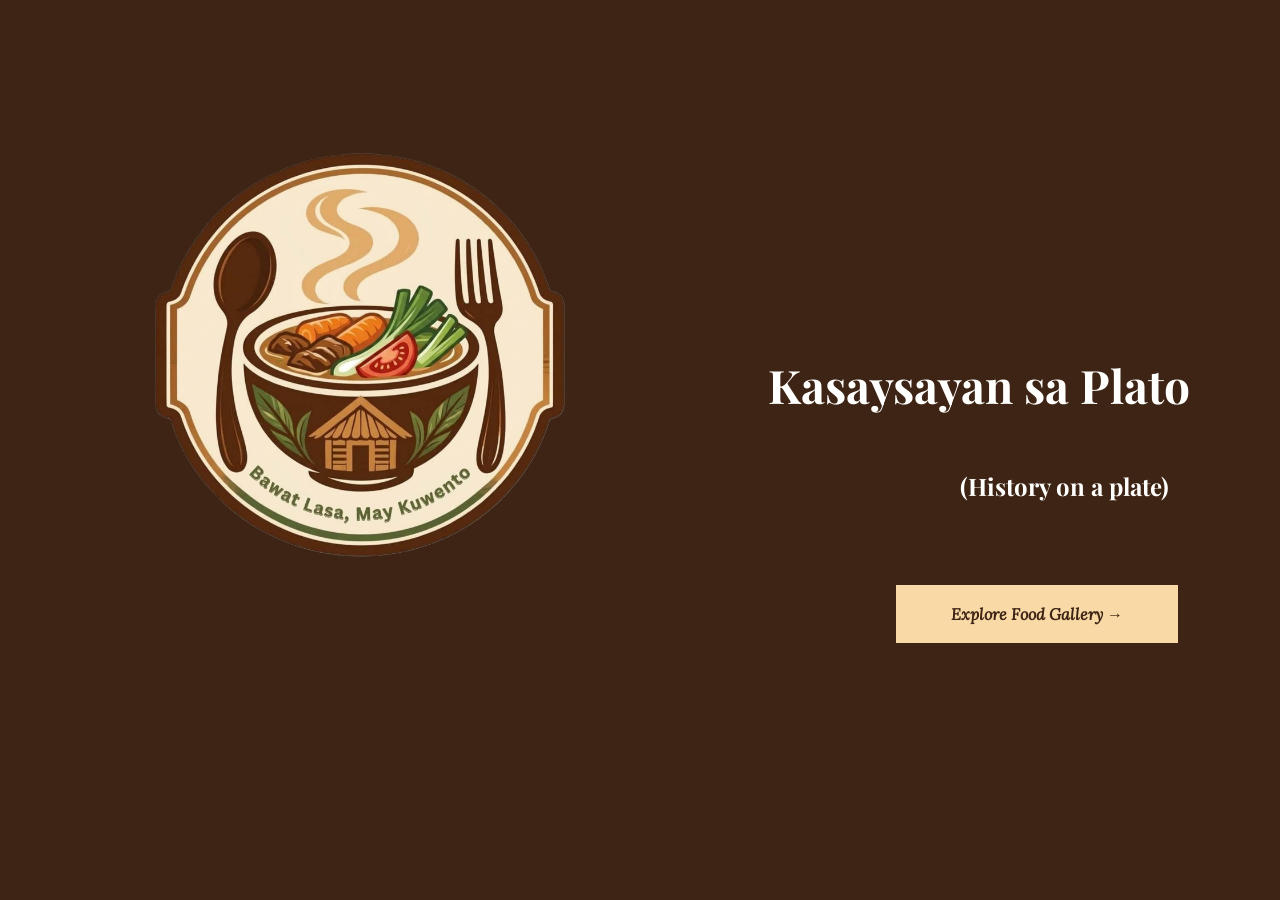
<file: index.html>
<!DOCTYPE html>
<html lang="en">
<head>
    <meta charset="UTF-8">
    <meta name="viewport" content="width=device-width, initial-scale=1.0">
    <title>Home Page</title>
    <link rel = "icon" type = "image/jpg" href = "images/logo.jpg">
    <link rel="stylesheet" href="hdesign.css">
</head>
<body>
    <div class="wrap">
        <div class="title">
            <img src="images/oglogo.png" alt="Logo">
            <h1 class="fix"><big><big>Kasaysayan sa Plato</big></big></h1> 
            <h2 class="fixx">(History on a plate)</h2>
        </div>
        <div class="btn">
            <a href = "gallery.html"><p>Explore Food Gallery → </p></a>
        </div>
    </div>
    
</body>
</html>
</file>
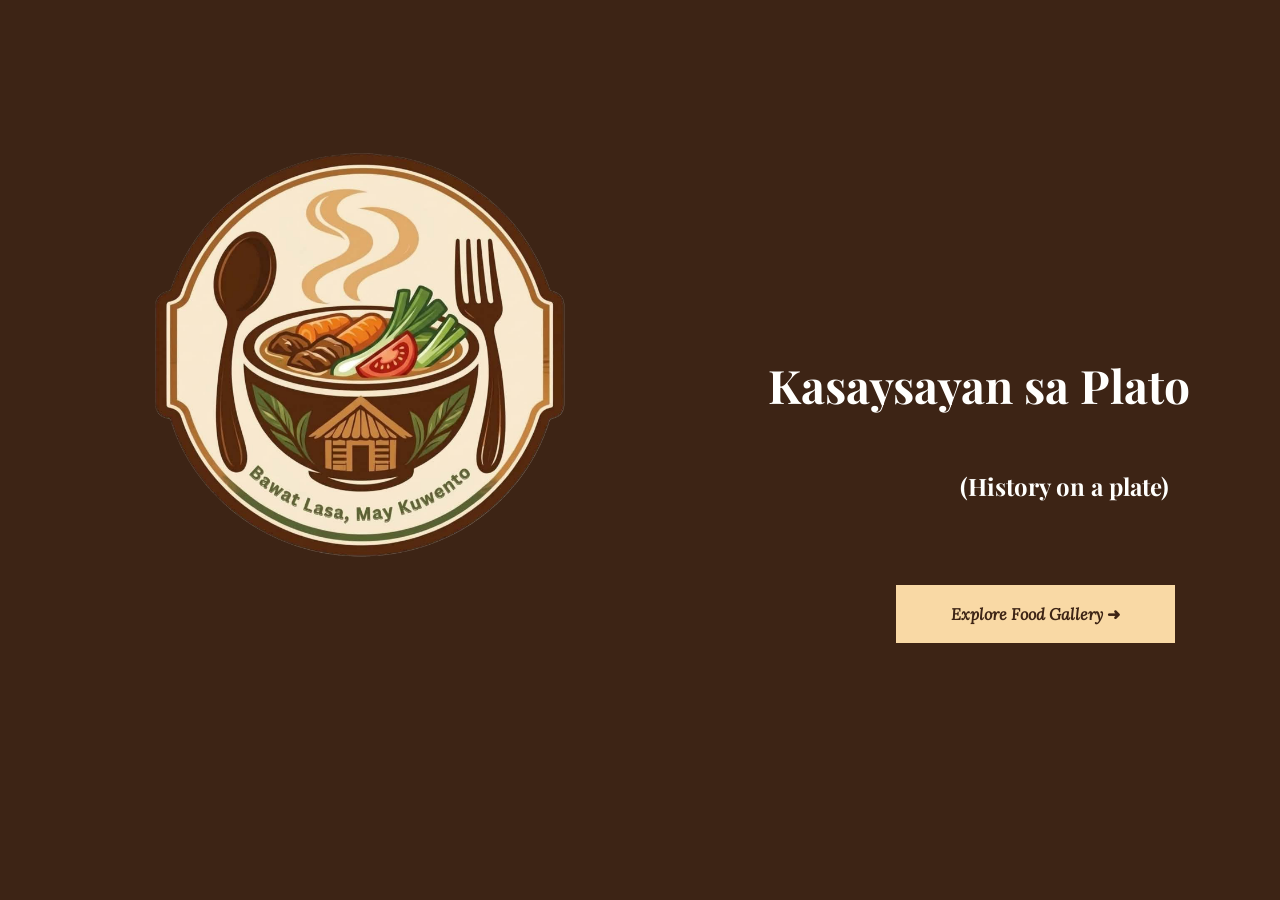
<file: about.html>
<!DOCTYPE html>
<html lang="en">
<head>
    <meta charset="UTF-8">
    <meta name="viewport" content="width=device-width, initial-scale=1.0">
    <title>Home Page</title>
    <link rel = "icon" type = "image/jpg" href = "images/logo.jpg">
    <link rel="stylesheet" href="hdesign.css">
</head>
<body>
    <div class="wrap">
        <div class="title">
            <img src="images/oglogo.png" alt="Logo">
            <h1 class="fix"><big><big>Kasaysayan sa Plato</big></big></h1> 
            <h2 class="fixx">(History on a plate)</h2>
        </div>
        <div class="btn">
            <a href = "gallery.html"><p>Explore Food Gallery ➜ </p></a>
        </div>
    </div>
    
</body>
</html>
</file>
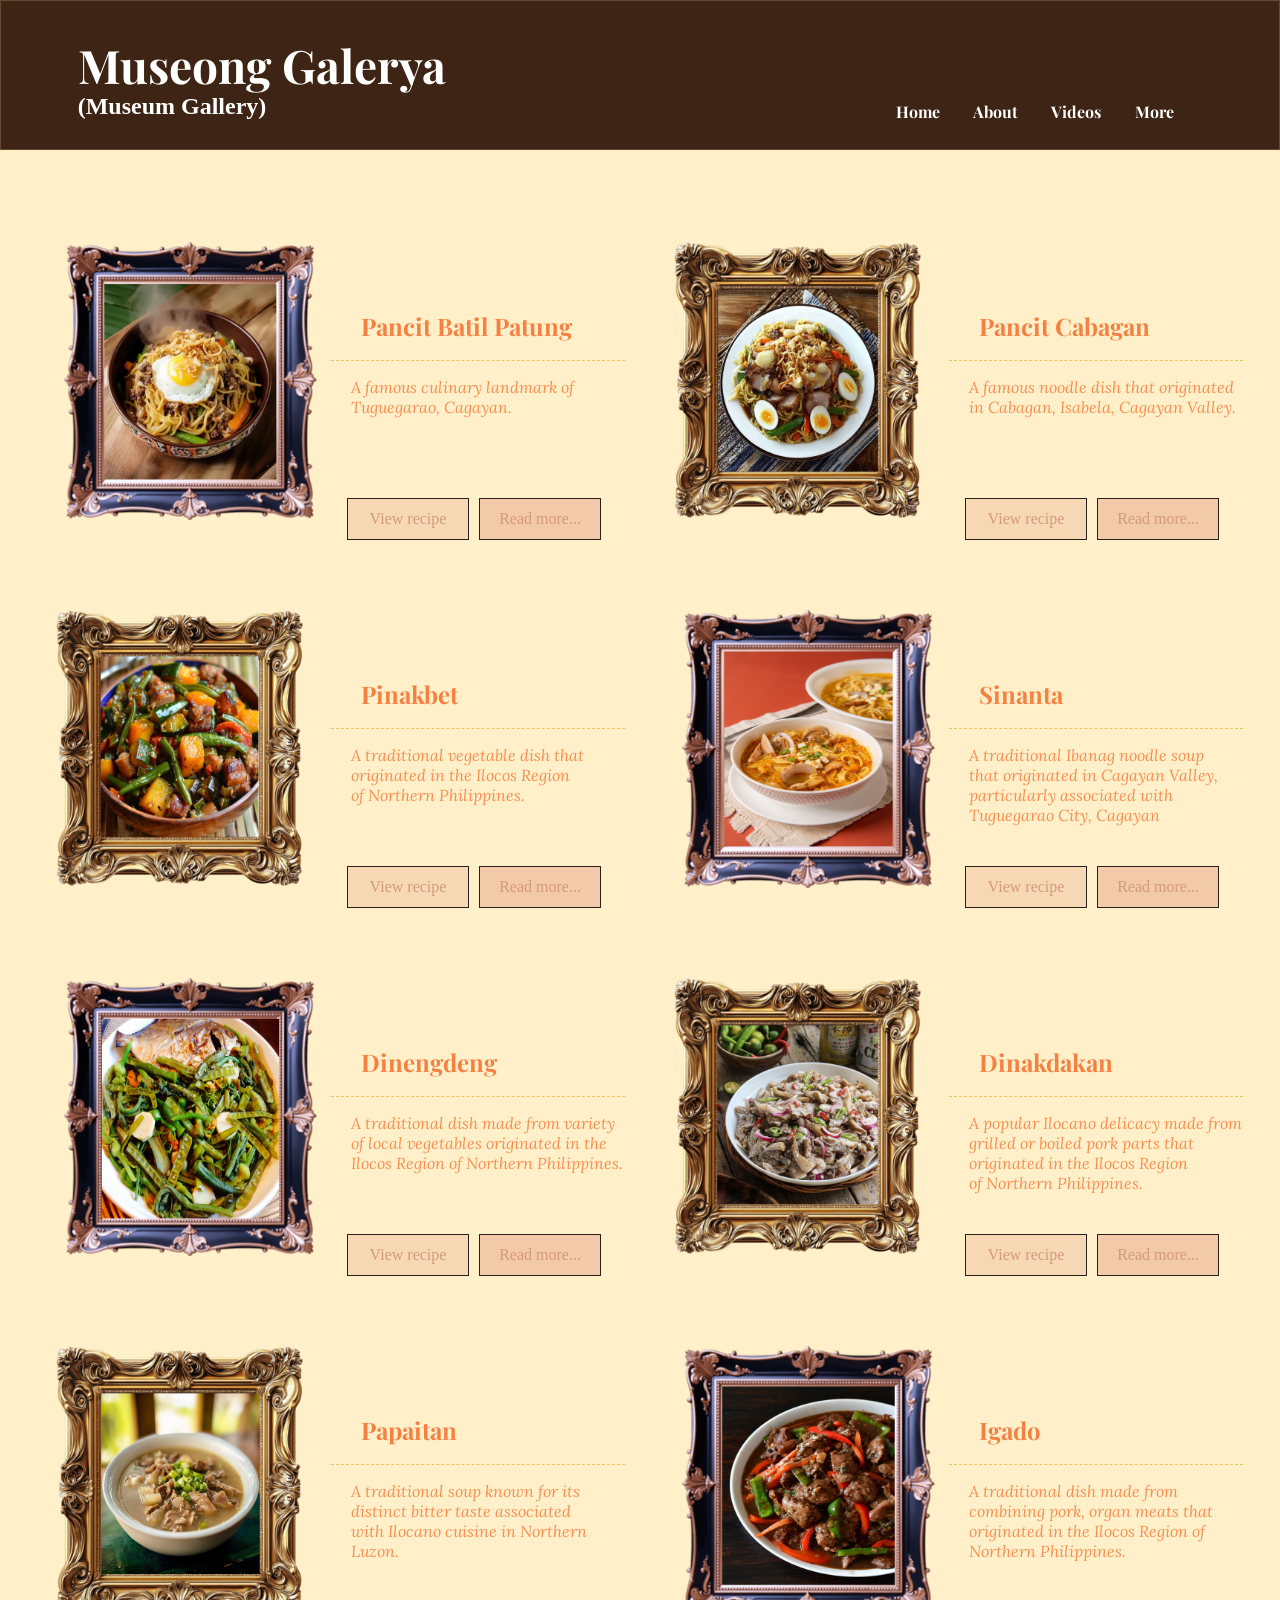
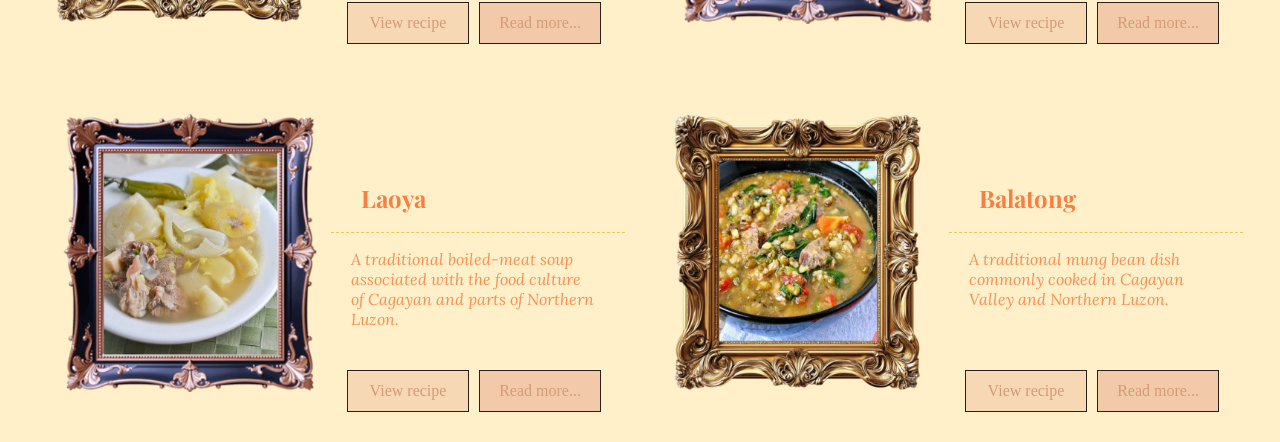
<file: gallery.html>
<!DOCTYPE html>
<html lang="en">
<head>
    <meta charset="UTF-8">
    <meta name="viewport" content="width=device-width, initial-scale=1.0">
    <title>Gallery</title>
    <link rel = "icon" type = "image/jpg" href = "images/logo.jpg">
    <link rel="stylesheet" href="gdesign.css">
</head>
<body>
    
    
    <div class="wrap">
        <div class="title">
            <h1 class="fix"><big><big>Museong Galerya</big></big></h1> 
            <h2 class="fixx">(Museum Gallery)</h2>
        <div class="nav"
        <nav>
            <a href="index.html">Home</a> 
            <a href="about.html">About</a>
            <a href="#">Videos</a><!--no desti-->
            <a href="#">More</a><!------------nation-->
        </nav>
        </div>
    </div>

        <div class="cardtable">
            <!--1-->
            <div class="card">
                <div class="corner top-left"></div>
                <div class="corner top-right"></div>
                <div class="corner bottom-left"></div>
                <div class="corner bottom-right"></div>
                <div class="dashed-line"></div>
                
                <div class="card-body">
                    <div class="card-left">
                        <img src="images/batil.png" alt="Pancit Batil Patung">
                    </div>
                    <div class="card-right">
                        <div class="card-content">
                            <h2>Pancit Batil Patung</h2>
                            <p>A famous culinary landmark of <br> Tuguegarao, Cagayan.</p>
                        </div>
                    </div>
                </div>

                <div class="bottom-ui">
                    <div class="btn">
                        <a href = "recipe.html"><p>View recipe</p></a>
                    </div>
                    <div class="btn-dark">
                        <a href="longdetails.html"><p>Read more...</p></a>
                    </div>
                </div>
                </div>

            
            <!--2-->
            <div class="card">
                <div class="corner top-left"></div>
                <div class="corner top-right"></div>
                <div class="corner bottom-left"></div>
                <div class="corner bottom-right"></div>
                <div class="dashed-line"></div>
                  
                
                <div class="card-body">
                    <div class="card-left">
                        <img src="images/cabagan.png" alt="Pancit Cabagan">
                    </div>
                    <div class="card-right">
                        <div class="card-content">
                            <h2>Pancit Cabagan</h2>
                            <p>A famous noodle dish that originated<br>in Cabagan, Isabela, Cagayan Valley.</p>
                        </div>
                    </div>
                </div>

                <div class="bottom-ui">
                    <div class="btn">
                        <a href = "recipe.html"><p>View recipe</p></a>
                    </div>
                    <div class="btn-dark">
                        <a href="longdetails.html"><p>Read more...</p></a>
                    </div>
                </div>
                </div>

            <!--3-->
            <div class="card">
                <div class="corner top-left"></div>
                <div class="corner top-right"></div>
                <div class="corner bottom-left"></div>
                <div class="corner bottom-right"></div>
                <div class="dashed-line"></div>
                
                <div class="card-body">
                    <div class="card-left">
                        <img src="images/pinakbet.png" alt="Pinakbet">
                    </div>
                    <div class="card-right">
                        <div class="card-content">
                            <h2>Pinakbet</h2>
                            <p>A traditional vegetable dish that<br> originated in the Ilocos Region<br>of Northern Philippines.</p>
                        </div>
                    </div>
                </div>

                <div class="bottom-ui">
                    <div class="btn">
                        <a href = "recipe.html"><p>View recipe</p></a>
                    </div>
                    <div class="btn-dark">
                        <a href="longdetails.html"><p>Read more...</p></a>
                    </div>
                </div>
                </div>

            <!--4-->
            <div class="card">
                <div class="corner top-left"></div>
                <div class="corner top-right"></div>
                <div class="corner bottom-left"></div>
                <div class="corner bottom-right"></div>
                <div class="dashed-line"></div>
                
                <div class="card-body">
                    <div class="card-left">
                        <img src="images/sinanta.png" alt="Sinanta">
                    </div>
                    <div class="card-right">
                         <div class="card-content">
                            <h2>Sinanta</h2>
                            <p>A traditional Ibanag noodle soup <br> that originated in Cagayan Valley, <br> particularly associated with <br> Tuguegarao City, Cagayan</p>
                        </div>
                    </div>
                </div>

                <div class="bottom-ui">
                    <div class="btn">
                        <a href = "recipe.html"><p>View recipe</p></a>
                    </div>
                    <div class="btn-dark">
                        <a href="longdetails.html"><p>Read more...</p></a>
                    </div>
                </div>
                </div>

            <!--5-->
            <div class="card">
                <div class="corner top-left"></div>
                <div class="corner top-right"></div>
                <div class="corner bottom-left"></div>
                <div class="corner bottom-right"></div>
                <div class="dashed-line"></div>
                
                <div class="card-body">
                    <div class="card-left">
                        <img src="images/dinengdeng.png" alt="Dinengdeng">
                    </div>
                    <div class="card-right">
                         <div class="card-content">
                            <h2>Dinengdeng</h2>
                            <p>A traditional dish made from variety<br> of local vegetables originated in the<br> Ilocos Region of Northern Philippines.</p>
                        </div>
                    </div>
                </div>

                <div class="bottom-ui">
                    <div class="btn">
                        <a href = "recipe.html"><p>View recipe</p></a>
                    </div>
                    <div class="btn-dark">
                        <a href="longdetails.html"><p>Read more...</p></a>
                    </div>
                </div>
                </div>

            <!--6-->
            <div class="card">
                <div class="corner top-left"></div>
                <div class="corner top-right"></div>
                <div class="corner bottom-left"></div>
                <div class="corner bottom-right"></div>
                <div class="dashed-line"></div>
                
                <div class="card-body">
                    <div class="card-left">
                        <img src="images/dinakdakan.png" alt="Dinakdakan">
                    </div>
                    <div class="card-right">
                        <div class="card-content">
                            <h2>Dinakdakan</h2>
                            <p>A popular Ilocano delicacy made from<br> grilled or boiled pork parts that<br> originated in the Ilocos Region<br> of Northern Philippines. </p>
                        </div>
                    </div>
                </div>

                <div class="bottom-ui">
                    <div class="btn">
                        <a href = "recipe.html"><p>View recipe</p></a>
                    </div>
                    <div class="btn-dark">
                        <a href="longdetails.html"><p>Read more...</p></a>
                    </div>
                </div>
                </div>

            <!--7-->
            <div class="card">
                <div class="corner top-left"></div>
                <div class="corner top-right"></div>
                <div class="corner bottom-left"></div>
                <div class="corner bottom-right"></div>
                <div class="dashed-line"></div>
                
                <div class="card-body">
                    <div class="card-left">
                        <img src="images/papaitan.png" alt="Papaitan">
                    </div>
                    <div class="card-right">
                        <div class="card-content">
                            <h2>Papaitan</h2>
                            <p>A traditional soup known for its<br> distinct bitter taste associated<br> with Ilocano cuisine in Northern<br> Luzon.</p>
                        </div>
                    </div>
                </div>

                <div class="bottom-ui">
                    <div class="btn">
                        <a href = "recipe.html"><p>View recipe</p></a>
                    </div>
                    <div class="btn-dark">
                        <a href="longdetails.html"><p>Read more...</p></a>
                    </div>
                </div>
                </div>

            <!--8-->
            <div class="card">
                <div class="corner top-left"></div>
                <div class="corner top-right"></div>
                <div class="corner bottom-left"></div>
                <div class="corner bottom-right"></div>
                <div class="dashed-line"></div>
                
                <div class="card-body">
                    <div class="card-left">
                        <img src="images/igado.png" alt="Igado">
                    </div>
                    <div class="card-right">
                        <div class="card-content">
                            <h2>Igado</h2>
                            <p>A traditional dish made from<br> combining pork, organ meats that<br> originated in the Ilocos Region of<br> Northern Philippines.</p>
                        </div>
                    </div>
                </div>

                
                <div class="bottom-ui">
                    <div class="btn">
                        <a href = "recipe.html"><p>View recipe</p></a>
                    </div>
                    <div class="btn-dark">
                        <a href="longdetails.html"><p>Read more...</p></a>
                    </div>
                </div>
                </div>

            <!--9-->
            <div class="card">
                <div class="corner top-left"></div>
                <div class="corner top-right"></div>
                <div class="corner bottom-left"></div>
                <div class="corner bottom-right"></div>
                <div class="dashed-line"></div>
                
                <div class="card-body">
                    <div class="card-left">
                        <img src="images/laoya.png" alt="Laoya">
                    </div>
                    <div class="card-right">
                        <div class="card-content">
                            <h2>Laoya</h2>
                            <p>A traditional boiled-meat soup<br> associated with the food culture<br> of Cagayan and parts of Northern<br> Luzon.</p>
                        </div>
                    </div>
                </div>

                <div class="bottom-ui">
                    <div class="btn">
                        <a href = "recipe.html"><p>View recipe</p></a>
                    </div>
                    <div class="btn-dark">
                        <a href="longdetails.html"><p>Read more...</p></a>
                    </div>
                </div>
                </div>

            <!--10-->
            <div class="card">
                <div class="corner top-left"></div>
                <div class="corner top-right"></div>
                <div class="corner bottom-left"></div>
                <div class="corner bottom-right"></div>
                <div class="dashed-line"></div>
                
                <div class="card-body">
                    <div class="card-left">
                        <img src="images/balatong.png" alt="Balatong">
                    </div>
                    <div class="card-right">
                        <div class="card-content">
                            <h2>Balatong</h2>
                            <p>A traditional mung bean dish<br> commonly cooked in Cagayan<br> Valley and Northern Luzon.</p>
                        </div>
                    </div>
                </div>

                <div class="bottom-ui">
                    <div class="btn">
                        <a href = "recipe.html"><p>View recipe</p></a>
                    </div>
                    <div class="btn-dark">
                        <a href="longdetails.html"><p>Read more...</p></a>
                    </div>
                </div>
                </div>

        </div> <!-- End of cardtable -->
    </div> <!-- End of wrap -->

</body>
</html>
</file>
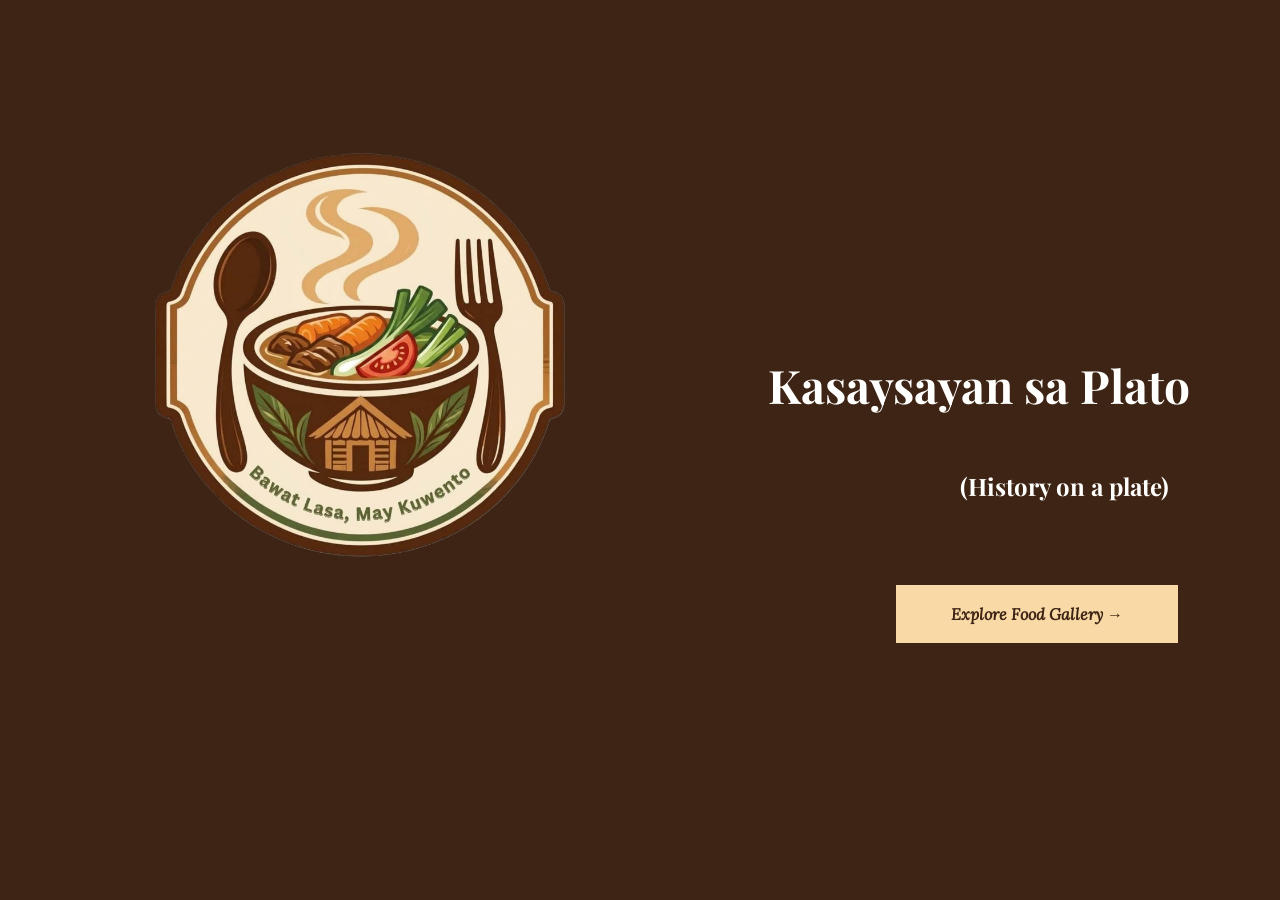
<file: homepage.html>
<!DOCTYPE html>
<html lang="en">
<head>
    <meta charset="UTF-8">
    <meta name="viewport" content="width=device-width, initial-scale=1.0">
    <title>Home Page</title>
    <link rel = "icon" type = "image/jpg" href = "images/logo.jpg">
    <link rel="stylesheet" href="hdesign.css">
</head>
<body>
    <div class="wrap">
        <div class="title">
            <img src="images/oglogo.png" alt="Logo">
            <h1 class="fix"><big><big>Kasaysayan sa Plato</big></big></h1> 
            <h2 class="fixx">(History on a plate)</h2>
        </div>
        <div class="btn">
            <a href = "gallery.html"><p>Explore Food Gallery → </p></a>
        </div>
    </div>
    
</body>
</html>
</file>
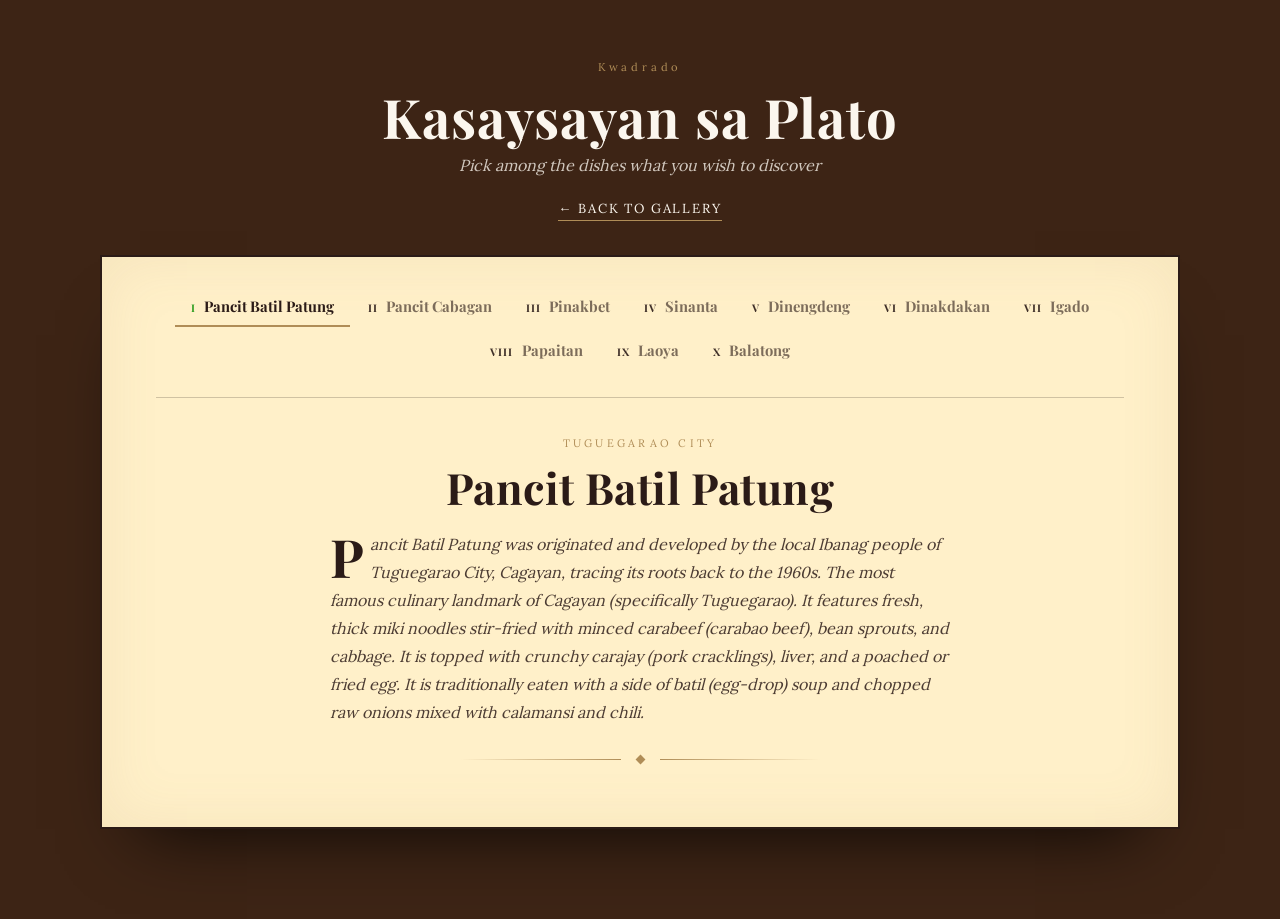
<file: longdetails.html>
<!DOCTYPE html>
<html lang="en">
<head>
    <meta charset="UTF-8">
    <meta name="viewport" content="width=device-width, initial-scale=1.0">
    <title>Dish Recipes</title>
    <link rel="icon" type="image/jpg" href="images/logo.jpg">
    <link rel="stylesheet" href="ldesign.css">
</head>
<body>

<div class="page">

    <header class="hed">
        <p class="taas">Kwadrado</p>
        <h1 class="title">Kasaysayan sa Plato</h1>
        <p class="sub">Pick among the dishes what you wish to discover</p>
        <a href="gallery.html">← Back to Gallery</a>
    </header>

    <main class="card">

        <nav class="index">

            <div class="tab">
                <input class="trigr" type="radio" name="dish" id="d1" checked>
                <label class="name" for="d1"><span class="num">I</span>Pancit Batil Patung</label>
            </div>

            <div class="tab">
                <input class="trigr" type="radio" name="dish" id="d2">
                <label class="name" for="d2"><span class="num">II</span>Pancit Cabagan</label>
            </div>

            <div class="tab">
                <input class="trigr" type="radio" name="dish" id="d3">
                <label class="name" for="d3"><span class="num">III</span>Pinakbet</label>
            </div>

            <div class="tab">
                <input class="trigr" type="radio" name="dish" id="d4">
                <label class="name" for="d4"><span class="num">IV</span>Sinanta</label>
            </div>

            <div class="tab">
                <input class="trigr" type="radio" name="dish" id="d5">
                <label class="name" for="d5"><span class="num">V</span>Dinengdeng</label>
            </div>

            <div class="tab">
                <input class="trigr" type="radio" name="dish" id="d6">
                <label class="name" for="d6"><span class="num">VI</span>Dinakdakan</label>
            </div>

            <div class="tab">
                <input class="trigr" type="radio" name="dish" id="d7">
                <label class="name" for="d7"><span class="num">VII</span>Igado</label>
            </div>

            <div class="tab">
                <input class="trigr" type="radio" name="dish" id="d8">
                <label class="name" for="d8"><span class="num">VIII</span>Papaitan</label>
            </div>

            <div class="tab">
                <input class="trigr" type="radio" name="dish" id="d9">
                <label class="name" for="d9"><span class="num">IX</span>Laoya</label>
            </div>

            <div class="tab">
                <input class="trigr" type="radio" name="dish" id="d10">
                <label class="name" for="d10"><span class="num">X</span>Balatong</label>
            </div>

        </nav>

        <div class="spread">

            <!-- I -->
            <article class="dish-panel" id="p1">
                <div class="dish-head">
                    <p class="loc">Tuguegarao City</p>
                    <h2 class="dish-title">Pancit Batil Patung</h2>
                    <p class="dish-desc">Pancit Batil Patung was originated and developed by the local Ibanag people of Tuguegarao City, Cagayan, tracing its roots back to the 1960s. The most famous culinary landmark of Cagayan (specifically Tuguegarao). It features fresh, thick miki noodles stir-fried with minced carabeef (carabao beef), bean sprouts, and cabbage. It is topped with crunchy carajay (pork cracklings), liver, and a poached or fried egg. It is traditionally eaten with a side of batil (egg-drop) soup and chopped raw onions mixed with calamansi and chili.</p>
                    <div class="diamond"><span></span></div>
                </div>
            </article>

            <!-- II -->
            <article class="dish-panel" id="p2">
                <div class="dish-head">
                    <p class="loc">Cabagan, Isabela</p>
                    <h2 class="dish-title">Pancit Cabagan</h2>
                    <p class="dish-desc">Pancit Cabagan is a famous noodle dish that originated in Cabagan, Isabela, in Cagayan Valley. It is made with thick egg noodles, pork or chicken, vegetables, and a flavorful sauce or broth, often topped with crispy pork lechon carajay and quail eggs. Introduced through Chinese culinary influences and adapted to local tastes, this delicious dish has become one of Isabela's best-known food specialties, representing the province's rich food culture and culinary traditions.</p>
                     <div class="diamond"><span></span></div> 
                </div>
            </article>

            <!-- III -->
            <article class="dish-panel" id="p3">
                <div class="dish-head">
                    <p class="loc">Ilocos</p>
                    <h2 class="dish-title">Pinakbet</h2>
                    <p class="dish-desc">Pinakbet is a traditional Filipino vegetable dish that originated in the Ilocos Region of Northern Philippines. Its name comes from the Ilocano word pinakebbet, meaning “shrunk” or “wilted,” referring to the way the vegetables are cooked. It commonly contains bitter melon, eggplant, squash, okra, string beans, and tomatoes, seasoned with fermented fish paste (bagoong). Although it is best known as an Ilocano specialty, variations are enjoyed throughout the Philippines, including Cagayan Valley.<p>
                    <div class="diamond"><span></span></div>
            </article>

            <!-- IV -->
            <article class="dish-panel" id="p4">
                <div class="dish-head">
                    <p class="loc">Cagayan</p>
                    <h2 class="dish-title">Sinanta</h2>
                    <p class="dish-desc">Sinanta is a traditional Ibanag noodle soup that originated in Cagayan Valley, particularly associated with Tuguegarao City, Cagayan. It is made with flat egg noodles (laddit), rice vermicelli, chicken, pork, small freshwater clams, and a golden broth flavored with annatto (atsuete). More than just a comforting dish, Sinanta represents the rich culinary heritage of the Ibanag people and is traditionally served during family gatherings and special occasions.</p>
                    <div class="diamond"><span></span></div>
            </article>

            <!-- V–X placeholders -->
            <article class="dish-panel" id="p5">
                <div class="dish-head">
                    <p class="loc">Ilocos</p>
                    <h2 class="dish-title">Dinengdeng</h2>
                    <p class="dish-desc">Dinengdeng, also known as Inabraw, is a traditional vegetable dish that originated in the Ilocos Region of Northern Philippines. It is made with a variety of local vegetables, such as malunggay leaves, okra, eggplant, squash flowers, and string beans, cooked in a broth flavored with fermented fish paste (bagoong). Some versions include grilled or fried fish for extra flavor. This simple and nutritious dish reflects Ilocano culture, resourcefulness, and the tradition of using fresh vegetables grown in home gardens.</p>
                    <div class="diamond"><span></span></div>
            </article>

            <article class="dish-panel" id="p6">
                <div class="dish-head">
                    <p class="loc">Ilocos</p>
                    <h2 class="dish-title">Dinakdakan</h2>
                    <p class="dish-desc">Dinakdakan is a traditional Filipino dish that originated in the Ilocos Region of Northern Philippines. It is made from grilled or boiled pork parts, such as the pig's face, ears, and sometimes liver. The meat is chopped and mixed with onions, chili peppers, calamansi juice, and traditionally mashed pig brain, although mayonnaise is commonly used in modern versions. Known for its smoky, savory, and tangy flavor, Dinakdakan is a popular Ilocano delicacy that showcases the region's distinctive cooking traditions.</p>
                    <div class="diamond"><span></span></div>
            </article>

            <article class="dish-panel" id="p7">
                <div class="dish-head">
                    <p class="loc">Ilocos</p>
                    <h2 class="dish-title">Igado</h2>
                    <p class="dish-desc">Igado is a traditional Filipino dish that originated in the Ilocos Region of Northern Philippines. It is made with pork tenderloin, pork liver, garlic, onions, soy sauce, vinegar, and vegetables such as bell peppers, carrots, and green peas. Its savory and slightly tangy flavor makes it a well-known Ilocano specialty. The dish reflects the region's culinary tradition of combining pork, organ meats, and simple seasonings to create a flavorful meal.</p>
                    <div class="diamond"><span></span></div>
            </article>

            <article class="dish-panel" id="p8">
                <div class="dish-head">
                    <p class="loc">Ilocos</p>
                    <h2 class="dish-title">Papaitan</h2>
                    <p class="dish-desc">Papaitan is a traditional Filipino soup known for its distinct bitter taste. It is commonly made with beef or goat innards, such as tripe and intestines, mixed with ginger, garlic, onion, and bile, which gives the soup its signature bitterness. It is strongly associated with Ilocano cuisine in Northern Luzon and is also enjoyed in other parts of the Philippines.</p>
                    <div class="diamond"><span></span></div>
            </article>

            <article class="dish-panel" id="p9">
                <div class="dish-head">
                    <p class="loc">Ilocos</p>
                    <h2 class="dish-title">Laoya</h2>
                    <p class="dish-desc">Laoya is a traditional boiled-meat soup associated with the food culture of Cagayan and parts of Northern Luzon. It is a comforting dish prepared by simmering pork or beef with ginger, onion, and other seasonings until the meat becomes tender. Depending on the household, vegetables and other ingredients may also be added. Its simple broth highlights the natural flavor of the meat.</p>
                    <div class="diamond"><span></span></div>
            </article>

            <article class="dish-panel" id="p10">
                <div class="dish-head">
                    <p class="loc">Ilocos</p>
                    <h2 class="dish-title">Balatong</h2>
                    <p class="dish-desc">Balatong, also known as monggo, is a traditional Filipino mung bean dish commonly cooked with garlic, onion, tomatoes, and leafy vegetables. Some versions include pork, fish, or dried fish for extra flavor. In Ilocano and other Northern Luzon communities, balatong is a familiar, affordable home-cooked meal often served with rice.</p>
                    <div class="diamond"><span></span></div>
            </article>

        </div>
    </main>

</div>

</body>
</html>
</file>
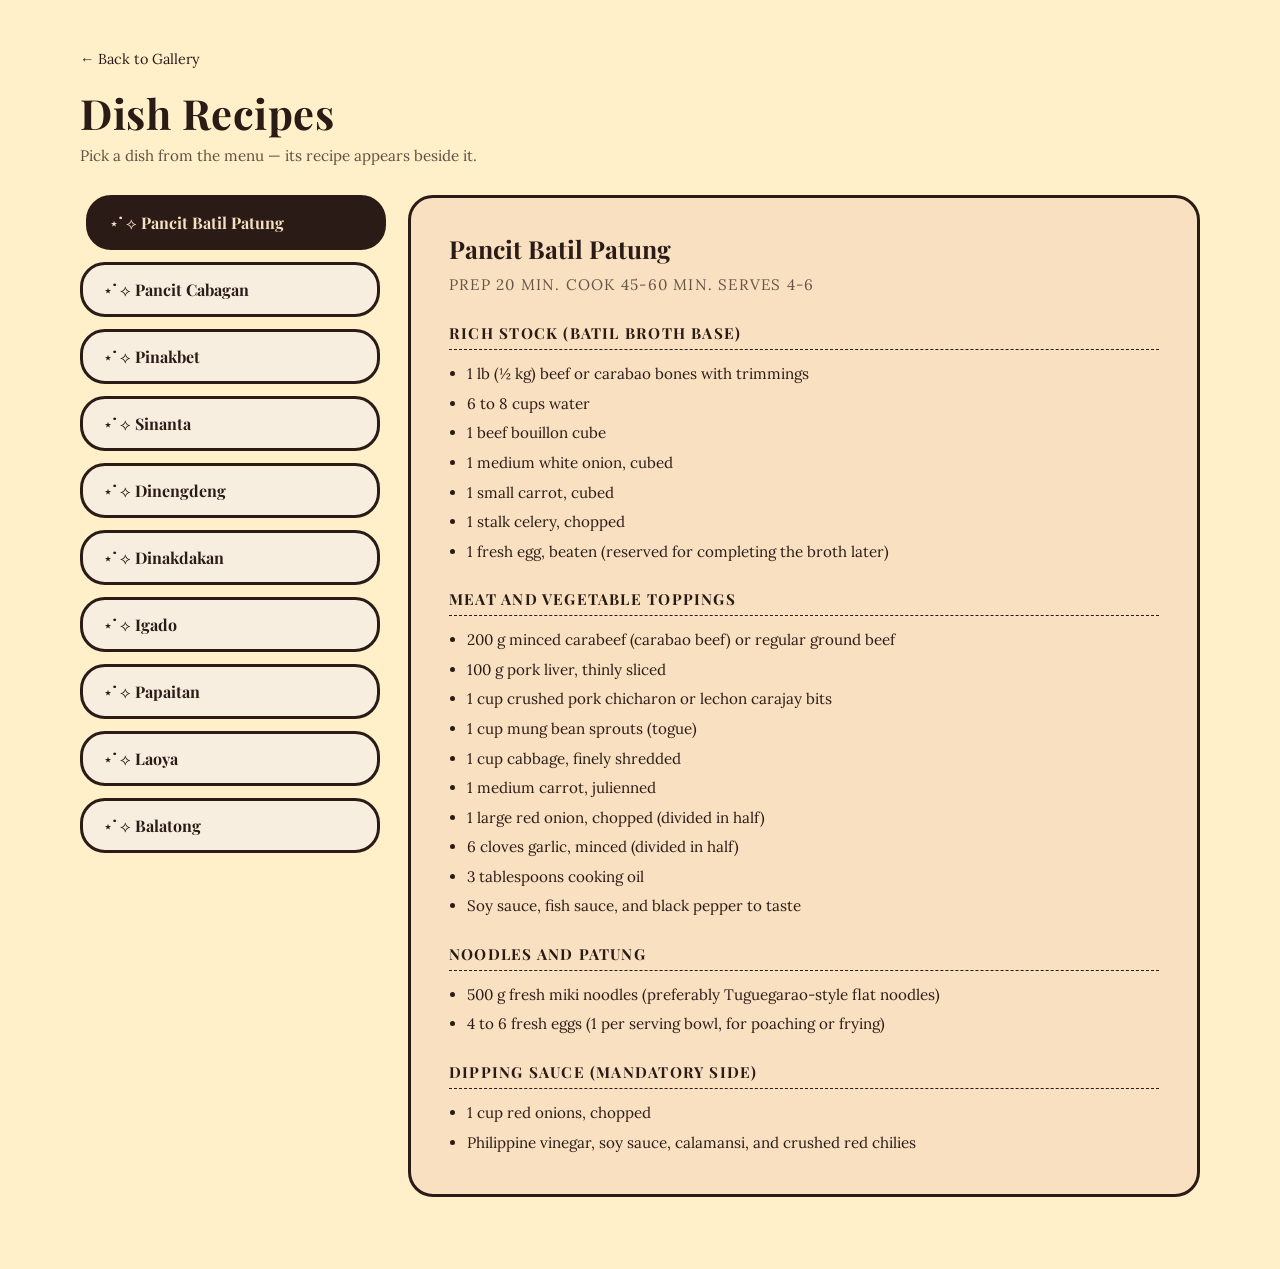
<file: recipe.html>
<!DOCTYPE html>
<html lang="en">
<head>
    <meta charset="UTF-8">
    <meta name="viewport" content="width=device-width, initial-scale=1.0">
    <title>Dish Recipes</title>
    <link rel="icon" type="image/jpg" href="images/logo.jpg">
    <link rel="stylesheet" href="rdesign.css">
</head>
<body>

<div class="page">

    <header class="page-head">
        <a class="back-link" href="gallery.html">← Back to Gallery</a>
        <h1 class="page-title">Dish Recipes</h1>
        <p class="page-sub">Pick a dish from the menu &mdash; its recipe appears beside it.</p>
    </header>

    <main class="layout">

        <nav class="menu" aria-label="Dish menu">

            <div class="cell">
                <input class="trigr" type="radio" name="dish" id="d1" checked>
                <label class="dish" for="d1">⋆˙⟡ Pancit Batil Patung</label>
            </div>

            <div class="cell">
                <input class="trigr" type="radio" name="dish" id="d2">
                <label class="dish" for="d2">⋆˙⟡ Pancit Cabagan</label>
            </div>

            <div class="cell">
                <input class="trigr" type="radio" name="dish" id="d3">
                <label class="dish" for="d3">⋆˙⟡ Pinakbet</label>
            </div>

            <div class="cell">
                <input class="trigr" type="radio" name="dish" id="d4">
                <label class="dish" for="d4">⋆˙⟡ Sinanta</label>
            </div>

            <div class="cell">
                <input class="trigr" type="radio" name="dish" id="d5">
                <label class="dish" for="d5">⋆˙⟡ Dinengdeng</label>
            </div>

            <div class="cell">
                <input class="trigr" type="radio" name="dish" id="d6">
                <label class="dish" for="d6">⋆˙⟡ Dinakdakan</label>
            </div>

            <div class="cell">
                <input class="trigr" type="radio" name="dish" id="d7">
                <label class="dish" for="d7">⋆˙⟡ Igado</label>
            </div>

            <div class="cell">
                <input class="trigr" type="radio" name="dish" id="d8">
                <label class="dish" for="d8">⋆˙⟡ Papaitan</label>
            </div>

            <div class="cell">
                <input class="trigr" type="radio" name="dish" id="d9">
                <label class="dish" for="d9">⋆˙⟡ Laoya</label>
            </div>

            <div class="cell">
                <input class="trigr" type="radio" name="dish" id="d10">
                <label class="dish" for="d10">⋆˙⟡ Balatong</label>
            </div>

        </nav>

        <section class="detail">

            <!-- 1 -->
            <article class="recp" id="p1">
                <h2 class="recp-title">Pancit Batil Patung</h2>
                <p class="recp-meta">Prep 20 min. Cook 45-60 min. Serves 4-6</p>

                <h3 class="recp-head">Rich stock (batil broth base)</h3>
                <ul>
                    <li>1 lb (½ kg) beef or carabao bones with trimmings</li>
                    <li>6 to 8 cups water</li>
                    <li>1 beef bouillon cube</li>
                    <li>1 medium white onion, cubed</li>
                    <li>1 small carrot, cubed</li>
                    <li>1 stalk celery, chopped</li>
                    <li>1 fresh egg, beaten (reserved for completing the broth later)</li>
                </ul>

                <h3 class="recp-head">Meat and vegetable toppings</h3>
                <ul>
                    <li>200 g minced carabeef (carabao beef) or regular ground beef</li>
                    <li>100 g pork liver, thinly sliced</li>
                    <li>1 cup crushed pork chicharon or lechon carajay bits</li>
                    <li>1 cup mung bean sprouts (togue)</li>
                    <li>1 cup cabbage, finely shredded</li>
                    <li>1 medium carrot, julienned</li>
                    <li>1 large red onion, chopped (divided in half)</li>
                    <li>6 cloves garlic, minced (divided in half)</li>
                    <li>3 tablespoons cooking oil</li>
                    <li>Soy sauce, fish sauce, and black pepper to taste</li>
                </ul>

                <h3 class="recp-head">Noodles and patung</h3>
                <ul>
                    <li>500 g fresh miki noodles (preferably Tuguegarao-style flat noodles)</li>
                    <li>4 to 6 fresh eggs (1 per serving bowl, for poaching or frying)</li>
                </ul>

                <h3 class="recp-head">Dipping sauce (mandatory side)</h3>
                <ul>
                    <li>1 cup red onions, chopped</li>
                    <li>Philippine vinegar, soy sauce, calamansi, and crushed red chilies</li>
                </ul>
            </article>

            <!-- 2 -->
            <article class="recp" id="p2">
                <h2 class="recp-title">Pancit Cabagan</h2>
                <p class="recp-meta">Prep 15 min. Cook 25-35 min. Serves 4-5</p>

                <h3 class="recp-head">Ingredients</h3>
                <ul>
                    <li>500 g fresh miki noodles (thick egg noodles)</li>
                    <li>250 g pork, sliced into small pieces</li>
                    <li>150 g chicken, sliced (optional)</li>
                    <li>1 cup cabbage, chopped</li>
                    <li>1 small carrot, sliced into strips</li>
                    <li>1 medium onion, chopped</li>
                    <li>4 cloves garlic, minced</li>
                    <li>2 tablespoons soy sauce</li>
                    <li>1 tablespoon oyster sauce (optional)</li>
                    <li>4-5 cups chicken broth or water</li>
                    <li>2 tablespoons cooking oil</li>
                    <li>Salt and pepper to taste</li>
                    <li>4-6 pieces calamansi</li>
                    <li>4-6 quail eggs, boiled</li>
                    <li>Crispy pork lechon carajay or chicharon for topping (optional)</li>
                    <li>Spring onions for garnish (optional)</li>
                </ul>
            </article>

            <!-- 3 -->
            <article class="recp" id="p3">
                <h2 class="recp-title">Pinakbet</h2>
                <p class="recp-meta">Prep 15 min. Cook 25-30 min. Serves 4-5</p>

                <h3 class="recp-head">Ingredients</h3>
                <ul>
                    <li>1 small bitter melon (ampalaya), sliced</li>
                    <li>1 small eggplant, sliced</li>
                    <li>1 cup squash, cut into cubes</li>
                    <li>1 cup okra</li>
                    <li>1 cup string beans (sitaw), cut into pieces</li>
                    <li>2 medium tomatoes, chopped</li>
                    <li>1 medium onion, sliced</li>
                    <li>3 cloves garlic, minced</li>
                    <li>200 g pork, sliced (optional)</li>
                    <li>1-2 tablespoons bagoong</li>
                    <li>1-2 cups water</li>
                    <li>1 tablespoon cooking oil (optional)</li>
                </ul>
            </article>

            <!-- 4 -->
            <article class="recp" id="p4">
                <h2 class="recp-title">Sinanta</h2>
                <p class="recp-meta">Prep 20 min. Cook 45-60 min. Serves 4-5</p>

                <h3 class="recp-head">Ingredients</h3>
                <ul>
                    <li>200 g flat egg noodles (miki or laddit)</li>
                    <li>100-200 g rice vermicelli (bihon or sotanghon)</li>
                    <li>250 g chicken, cut into pieces</li>
                    <li>250 g pork, cut into small pieces</li>
                    <li>500 g small freshwater clams, cleaned</li>
                    <li>2 tablespoons dried shrimp (hibi)</li>
                    <li>1 onion, chopped</li>
                    <li>4 cloves garlic, minced</li>
                    <li>1 tablespoon annatto powder (atsuete)</li>
                    <li>6-8 cups water or meat broth</li>
                    <li>Fish sauce and pepper, to taste</li>
                    <li>Chives or spring onions for garnish</li>
                    <li>Fried garlic for topping (optional)</li>
                </ul>

                <p class="recp-note">Note: traditional family recipes vary. Some use specific small freshwater clams called <em>ala</em> and flat noodles called <em>laddit</em>.</p>
            </article>

            <!-- 5 -->
            <article class="recp" id="p5">
                <h2 class="recp-title">Dinengdeng</h2>
                <p class="recp-meta">Prep 10 min. Cook 20-30 min. Serves 4-5</p>

                <h3 class="recp-head">Ingredients</h3>
                <ul>
                    <li>2 cups malunggay leaves</li>
                    <li>1 cup squash flowers</li>
                    <li>1 cup okra</li>
                    <li>1 medium eggplant, sliced</li>
                    <li>1 cup string beans, cut into pieces</li>
                    <li>1 medium tomato, sliced</li>
                    <li>1 small onion, sliced</li>
                    <li>1-2 tablespoons bagoong isda (fermented fish paste)</li>
                    <li>4-5 cups water</li>
                    <li>1-2 pieces grilled or fried fish (optional)</li>
                </ul>
                <p class="recp-note">Note: The vegetables can vary depending on availability and family tradition.</p>
            </article>

            <article class="recp" id="p6">
                <h2 class="recp-title">Dinakdakan</h2>
                <p class="recp-meta">Prep 20 min. Cook 45-60 min. Serves 4-5</p>

                <h3 class="recp-head">Ingredients</h3>
                <ul>
                    <li>500 g pork face or pork mask</li>
                    <li>250 g pork ears</li>
                    <li>100-150 g pork liver (optional)</li>
                    <li>1 medium onion, finely chopped</li>
                    <li>3 cloves garlic, minced</li>
                    <li>2-3 pieces calamansi, juiced</li>
                    <li>2-3 pieces red or green chili peppers, chopped</li>
                    <li>2 tablespoons mayonnaise (optional, modern version)</li>
                    <li>Salt and ground black pepper, to taste</li>
                    <li>Water for boiling</li>
                    <li>1 tablespoon vinegar (optional)</li>
                </ul>
            </article>

            <article class="recp" id="p7">
                <h2 class="recp-title">Igado</h2>
                <p class="recp-meta">Prep 15 min. Cook 40-50 min. Serves 4-5</p>

                <h3 class="recp-head">Ingredients</h3>
                <ul>
                    <li>500 g pork tenderloin, cut into thin strips</li>
                    <li>250 g pork liver, cut into strips</li>
                    <li>4 cloves garlic, minced</li>
                    <li>1 medium onion, sliced</li>
                    <li>¼ cup soy sauce</li>
                    <li>¼ cup vinegar</li>
                    <li>1 cup water</li>
                    <li>1 medium carrot, cut into strips</li>
                    <li>1 green bell pepper, sliced</li>
                    <li>1 red bell pepper, sliced</li>
                    <li>½ cup green peas</li>
                    <li>2 tablespoons cooking oil</li>
                    <li>2 pieces bay leaves (optional)</li>
                    <li>Ground black pepper, to taste</li>
                </ul>
            </article>

            <article class="recp" id="p8">
                <h2 class="recp-title">Papaitan</h2>
                <p class="recp-meta">Prep 20 min. Cook 1-2 hours. Serves 4-6</p>

                <h3 class="recp-head">Ingredients</h3>
                <ul>
                    <li>500 g beef or goat innards, cleaned and chopped</li>
                    <li>250 g beef meat, optional</li>
                    <li>1 small onion, chopped</li>
                    <li>4 cloves garlic, minced</li>
                    <li>1 thumb-sized piece of ginger, sliced</li>
                    <li>2 tablespoons fish sauce</li>
                    <li>1-2 tablespoons bile, added gradually to taste</li>
                    <li>4-5 cups water or broth</li>
                    <li>2-3 pieces green chili, optional</li>
                    <li>Salt and ground black pepper to taste</li>
                    <li>Cooking oil</li>
                    <li>Chopped spring onions, optional</li>
                </ul>
            </article>

            <article class="recp" id="p9">
                <h2 class="recp-title">Laoya</h2>
                <p class="recp-meta">Prep 15 min. Cook 1-2 hours. Serves 4-6</p>

                <h3 class="recp-head">Ingredients</h3>
                <ul>
                    <li>1 kg pork or beef, cut into serving pieces</li>
                    <li>8 cups water</li>
                    <li>1 medium onion, quartered</li>
                    <li>1 thumb-sized piece of ginger, sliced</li>
                    <li>4 cloves garlic, crushed</li>
                    <li>1-2 tablespoons fish sauce</li>
                    <li>Salt and ground black pepper to taste</li>
                    <li>2 potatoes or other preferred vegetables, optional</li>
                    <li>Spring onions, optional</li>
                </ul>
            </article>

            <article class="recp" id="p10">
                <h2 class="recp-title">Balatong</h2>
                <p class="recp-meta">Prep 10 min. Cook 45-60 min. Serves 4-5</p>

                <h3 class="recp-head">Ingredients</h3>
                <ul>
                    <li>1 cup mung beans (monggo)</li>
                    <li>5-6 cups water</li>
                    <li>150-200 g pork, chopped (optional)</li>
                    <li>1 medium onion, chopped</li>
                    <li>3 cloves garlic, minced</li>
                    <li>2 medium tomatoes, chopped</li>
                    <li>1 cup malunggay leaves or spinach</li>
                    <li>1-2 tablespoons fish sauce</li>
                    <li>1 tablespoon cooking oil</li>
                    <li>Salt and ground black pepper to taste</li>
                </ul>
            </article>
        </section>

    </main>
</div>

</body>
</html>
</file>
<file: hdesign.css>
body, html {
    margin: 0;
    padding: 0;
    width: 100%;
    background-color:#3D2415;
}

@font-face {
  font-family: 'Playfair Display';
  src: url('fonts/Playfair_Display/PlayfairDisplay-VariableFont_wght.ttf') format('truetype');
  font-weight: 700;
  font-style: normal;
}

@font-face {
  font-family: 'Lora';
  src: url('fonts/Lora/Lora-Italic-VariableFont_wght.ttf') format('truetype');
  font-weight: 400;
  font-style: normal;
}

.wrap { 
    display: flex; 
    flex-direction: column;      
    box-sizing: border-box; 
    justify-content: flex-start; 
}

.title img {
    display: flex;
    margin-left: 60px;
    max-width: 600px; 
    height: auto; 
    margin-top: 6.5%;
}

.title {  
    height: 100vh;                       
    background-color:#3D2415; 
    color: #fffffd;                         
    padding: 50px 50px 40px 0;           
    box-sizing: border-box;  
    font-family: 'Playfair Display';                 
}
.title .fix{
    position: absolute;
    text-align: right;
    left: 60%;
    top: 37%;
}
.title .fixx{
    position: absolute;
    text-align: right;
    left: 75%;
    top: 50%;
}
.btn {
    position: absolute;
    top: 65%;     
    left: 70%;     
    padding: 3px 55px;
    font-family: 'Lora';
    background-color: #f9d9a5;
    cursor: pointer;
}
a{
    text-decoration: none;
    color: #3D2415;            
    font-weight: bold;
}
a :hover{
    color:#0b4e05;
}

@media (max-width: 1100px) {
    .title {
        height: auto;
        min-height: 100vh;
        padding: 40px 24px 60px 24px;
        display: flex;
        flex-direction: column;
        align-items: flex-start;
    }
    .title img {
        margin-left: 0;
        margin-top: 20px;
        max-width: 100%;
        width: 100%;
    }
    .title .fix, .title .fixx {
        position: static;
        text-align: left;
        left: auto;
        top: auto;
    }
    .title .fix {
        margin-top: 30px;
    }
    .title .fixx {
        margin-top: 12px;
    }
    .btn {
        position: static;
        top: auto;
        left: auto;
        margin-top: 28px;
        padding: 10px 40px;
    }
}
</file>
<file: gdesign.css>
body, html {
    margin: 0;
    padding: 0;
    width: 100%;
    overflow-x: hidden; 
    background-color: #fff0c9;
}
@font-face {
  font-family: 'Playfair Display';
  src: url('fonts/Playfair_Display/PlayfairDisplay-VariableFont_wght.ttf') format('truetype');
  font-weight: 700;
  font-style: normal;
}

@font-face {
  font-family: 'Lora';
  src: url('fonts/Lora/Lora-Italic-VariableFont_wght.ttf') format('truetype');
  font-weight: 400;
  font-style: normal;
}

.nav{
    position: relative;
    top: 50px;
    left: 70%;
    font-family: 'Playfair Display';
    max-width: fit-content; 
}
.nav a{
    color: #fffffd; 
    text-decoration: none;
    margin-right: 30px;
}
.nav a:hover{
    text-decoration: none;
    margin-right: 30px;
    color: #1c9611;
    text-shadow: 0 0 10px rgba(35, 99, 6, 0.8);
}

.wrap { 
    display: flex; 
    flex-direction: column;      
    box-sizing: border-box; 
    justify-content: flex-start; 
}

.title {
    position: relative; 
    width: 100%;    
    min-height: 150px;                       
    background-color:#3D2415; 
    color: #fffffd;                         
    padding: 50px 0px 40px 0;           
    box-sizing: border-box;                   
    border: 1px solid rgba(193, 160, 107, 0.3); 
    overflow: hidden; 
}
.title .fix{
    position: absolute;
    text-align: right;
    font-family: 'Playfair Display';
    left: 6%;
    top: 12px;
}
.title .fixx{
    position: absolute;
    text-align: right;
    left: 6%;
    top: 49%;
}

/*card stuffs*/
.cardtable {
    display: flex;           
    flex-wrap: wrap;        
    gap: 18px;              
    justify-content: center; 
    width: 100%;
    margin-top: 70px; 
}
.card {
    position: relative;
    width: 600px;  
    max-width: 100%;
    height: 350px;
    padding: 30px;
    box-sizing: border-box;
    overflow: hidden;
    cursor: pointer; 
    transition: all 0.4s ease; 
}

.corner {
    position: absolute;
    width: 25px;
    height: 25px;
    border: 2px solid #fff0c9; 
    transition: all 0.4s ease;
    z-index: 2;
}

.top-left { top: 15px; left: 15px; border-right: none; border-bottom: none; }
.top-right { top: 15px; right: 15px; border-left: none; border-bottom: none; }
.bottom-left { bottom: 9px; left: 9px; border-right: none; border-top: none; }
.bottom-right { bottom: 9px; right: 9px; border-left: none; border-top: none; }

.dashed-line {
    position: absolute;
    top: 40%;
    left: 50%;
    width: 49%;
    border-top: 1px dashed #ebc856 ; 
    transition: all 0.4s ease;
}

.bottom-ui {
    position: absolute;
    bottom: 30px;
    right: 30px;
    display: flex;
    gap: 10px;
}

.btn, .btn-dark {
    height: 40px;
    border: 1px solid #2a1f1b;
    display: flex;
    align-items: center;
    justify-content: center;
}

.btn:hover, .btn:hover p {
    background-color: #3c3b3b ;
    color: rgb(255, 196, 0);
    text-decoration: none;
}
.btn-dark:hover, .btn-dark:hover p {
    background-color: #17120e ;
    color: rgb(255, 196, 0);
    text-decoration: none;
}

.bottom-ui p, a{
 color:#d49a7a;
 text-decoration: none;
}
.btn { width: 120px; background-color: rgba(179, 0, 0, 0.1); }
.btn-dark { width: 120px; background-color: rgba(179, 6, 6, 0.16); }


.card-body {
    display: flex;           
    flex-direction: row;     
    height: 90%;            
    gap: 20px;               
    padding-bottom: 60px;  
    box-sizing: border-box;
}

.card-left {
    flex: 0 0 40%;      
    display: flex;
    align-items: center;     
    justify-content: center; 
}

.card-left img {
    position: relative;
    top: 30px;
    left: -80px;                              
    max-width: 390px;         
    height: auto;
    margin: 0;                 
}

.card-right {
    flex: 1;                
    display: flex;
    flex-direction: column;
    justify-content: flex-start;
    padding-top: 60px;          
    white-space: nowrap;
}


.card-content h2 {
    color: #f48143;
    margin: 0 0 10px 0;
    transition: all 0.4s ease;
    font-family: 'Playfair Display';
    text-align: left;      
    position: relative;
    right: 110px;  
}

.card-content p {
    color: #f68244e3;
    transition: all 0.4s ease;
    margin: 0;         
    font-family: 'Lora';      
    text-align: left;        
    position: relative;
    top: 25px;
    right: 120px;
}

.card:hover .corner {
    border-color: #0f0601 ;
    filter: drop-shadow(0 0 6px #d49a7a ); 
}

.card:hover .dashed-line {
    border-top-color: #0a230f ;
}

.card:hover .card-content h2 {
    color: #2d2305 ;
    text-shadow: 0 0 10px rgba(227, 196, 129, 0.8);
}
.card:hover .card-content p {
    color: rgb(7, 116, 39);
} /*end of card stuffs*/

@media (max-width: 1200px) {
    .nav {
        left: 0;
        margin-left: auto;
        margin-right: 4%;
        max-width: 43%;
    }
}
</file>
<file: ldesign.css>
* { 
    box-sizing: border-box; 
}

html, body { 
    margin: 0; 
    padding: 0; 
}

body {
    min-height: 100vh;
    padding: 60px 24px 90px;
    background-color: #3D2415; 
    color: #2b1b17; 
    font-family: 'Lora';
    display: flex;
    justify-content: center;
}

@font-face {
    font-family: 'Playfair Display';
    src: url('fonts/Playfair_Display/PlayfairDisplay-VariableFont_wght.ttf') format('truetype');
    font-weight: 700;
    font-style: normal;
}

@font-face {
    font-family: 'Lora';
    src: url('fonts/Lora/Lora-VariableFont_wght.ttf') format('truetype');
    font-weight: 400;
    font-style: normal;
}

.page {
    width: 100%;
    max-width: 1080px;
}

.hed {
    text-align: center;
    margin-bottom: 34px;
    color: #fbf6ee; 
}

.taas {
    margin: 0 0 14px;
    font-size: 0.7rem;
    letter-spacing: 0.34em;
    text-transform: capitalize;
    color: #b08d57; 
}

.title {
    margin: 0;
    font-family: 'Playfair Display';
    font-size: 3.4rem; 
    font-weight: 700;
    letter-spacing: 0.02em;
    line-height: 1.05;
}

.sub {
    margin: 10px 0 22px;
    font-style: italic;
    font-size: 1rem;
    opacity: 0.78;
}

.hed a {
    display: inline-block;
    padding-bottom: 3px;
    font-size: 0.82rem;
    letter-spacing: 0.14em;
    text-transform: uppercase;
    color: #fbf6ee;
    text-decoration: none;
    border-bottom: 1px solid #b08d57;
    transition: color 0.2s ease;
}

.hed a:hover { 
    color: #1c9611; 
}

.card {
    position: relative;
    background-color: #fff0c9;
    border: 2px solid #2b1b17;
    padding: 30px 54px 46px; 
    box-shadow: 0 40px 70px -40px rgba(0, 0, 0, 0.85), inset 0 0 60px rgba(176, 141, 87, 0.12);
}

.card::before {
    position: absolute;
    inset: 9px;
    border: 1px solid rgba(176, 141, 87, 0.55);
}

.index {
    display: flex;
    flex-wrap: wrap;
    justify-content: center;
    gap: 4px 2px;
    padding-bottom: 26px;
    border-bottom: 1px solid rgba(43, 27, 23, 0.22);
}

.tab { 
    position: relative; 
}

.trigr {
    position: absolute;
    width: 1px;
    height: 1px;
    opacity: 0;
    pointer-events: none;
}

.name {
    display: flex;
    align-items: baseline;
    gap: 0.5rem;
    padding: 9px 16px;
    font-family: 'Playfair Display';
    font-size: 0.92rem;
    color: rgba(43, 27, 23, 0.62);
    cursor: pointer;
    white-space: nowrap;
    border-bottom: 2px solid transparent;
    transition: color 0.2s ease, border-color 0.2s ease;
}

.name:hover { 
    color: #1c9611; 
}

.num {
    font-size: 0.66rem;
    letter-spacing: 0.1em;
    color: #2b1b17;
    opacity: 0.9;
}

.trigr:checked + .name {
    color: #2b1b17;
    border-bottom-color: #b08d57;
}

.trigr:checked + .name .num { 
    color: #1c9611; 
}

.trigr:focus-visible + .name {
    outline: 2px dashed #b08d57;
    outline-offset: 3px;
}

.dish-panel { 
    display: none; 
    padding-top: 38px; 
}

@keyframes spreadIn {
    from { opacity: 0; transform: translateY(10px); }
    to   { opacity: 1; transform: none; }
}

body:has(#d1:checked)  #p1,
body:has(#d2:checked)  #p2,
body:has(#d3:checked)  #p3,
body:has(#d4:checked)  #p4,
body:has(#d5:checked)  #p5,
body:has(#d6:checked)  #p6,
body:has(#d7:checked)  #p7,
body:has(#d8:checked)  #p8,
body:has(#d9:checked)  #p9,
body:has(#d10:checked) #p10 {
    display: block;
    animation: spreadIn 0.32s ease both;
}

.dish-head { 
    text-align: center; 
}

.loc {
    margin: 0 0 14px;
    font-size: 0.68rem;
    letter-spacing: 0.3em;
    text-transform: uppercase;
    color: #b08d57;
}

.dish-title {
    margin: 0 0 18px;
    font-family: 'Playfair Display';
    font-size: 2.7rem; 
    font-weight: 700;
    line-height: 1.1;
    letter-spacing: 0.01em;
}

.dish-desc {
    max-width: 62ch;
    margin: 0 auto;
    font-size: 1rem;
    font-style: italic;
    line-height: 1.75;
    color: rgba(43, 27, 23, 0.85);
    text-align: left;
}

.dish-desc::first-letter {
    float: left;
    padding: 0.1em 0.12em 0 0;
    font-family: 'Playfair Display', Georgia, serif;
    font-style: normal;
    font-size: 3.3em;
    line-height: 0.82;
    color: #2b1b17;
}

.diamond {
    display: flex;
    align-items: center;
    justify-content: center;
    gap: 16px;
    margin: 30px 0 18px;
}

.diamond::before,
.diamond::after {
    content: "";
    height: 1px;
    width: 160px;
    background: linear-gradient(to right, transparent, #b08d57);
}

.diamond::after { 
    background: linear-gradient(to left, transparent, #b08d57); 
}

.diamond span {
    width: 7px;
    height: 7px;
    background-color: #b08d57;
    transform: rotate(45deg);
}

.dish-meta {
    margin: 0;
    font-size: 0.72rem;
    letter-spacing: 0.2em;
    text-transform: uppercase;
    color: rgba(43, 27, 23, 0.6);
}

.note {
    margin: 6px 0 0;
    padding: 16px 22px;
    border-left: 2px solid #b08d57;
    background-color: rgba(176, 141, 87, 0.1);
    font-size: 0.88rem;
    font-style: italic;
    line-height: 1.6;
}

@media (max-width: 820px) {
    body { 
        padding: 36px 16px 60px; 
    }

    .board { 
        padding: 24px 20px 34px; 
    }

    .index { 
        gap: 2px 0; 
    }

    .tab-label { 
        padding: 8px 11px; 
        font-size: 0.84rem; 
    }

    .dish-panel { 
        padding-top: 30px; 
    }
}
</file>
<file: rdesign.css>
@font-face {
    font-family: 'Playfair Display';
    src: url('fonts/Playfair_Display/PlayfairDisplay-VariableFont_wght.ttf') format('truetype');
    font-weight: 700;
    font-style: normal;
}

@font-face {
    font-family: 'Lora';
    src: url('fonts/Lora/Lora-VariableFont_wght.ttf') format('truetype');
    font-weight: 400;
    font-style: normal;
}

* { 
    box-sizing: border-box; 
}

html, body { 
    margin: 0; 
    padding: 0; 
}

body {
    min-height: 100vh;
    padding: 48px 24px 72px;
    background-color: #fff0c9; 
    color: #2b1b17; 
    font-family: 'Lora';
    display: flex;
    justify-content: center;
}

.page {
    width: 100%;
    max-width: 1120px;
}

.page-head { 
    margin-bottom: 30px; 
}

.back-link {
    display: inline-block;
    margin-bottom: 16px;
    font-size: 0.9rem;
    color: #2b1b17;
    text-decoration: none;
    border-bottom: 1px solid transparent;
    transition: color 0.2s ease, border-color 0.2s ease;
}

.back-link:hover {
    color: #1c9611; 
}

.page-title {
    margin: 0 0 6px;
    font-family: 'Playfair Display';
    font-size: 2.6rem; 
    letter-spacing: 0.5px;
}

.page-sub {
    margin: 0;
    font-size: 0.95rem;
    opacity: 0.75;
}

.layout {
    display: grid;
    grid-template-columns: 300px 1fr;
    gap: 28px;
    align-items: start;
}

.menu {
    position: sticky;
    top: 40px;
    display: flex;
    flex-direction: column;
    gap: 12px;
}

.cell { 
    position: relative; 
}

.trigr {
    position: absolute;
    width: 1px;
    height: 1px;
    opacity: 0;
    pointer-events: none;
}

.dish {
    display: block;
    padding: 14px 20px;
    border: 3px solid #2b1b17;
    border-radius: 25px; 
    background-color: #f8eee0; 
    font-family: 'Playfair Display';
    font-size: 1rem;
    color: #2b1b17;
    cursor: pointer;
    transition: background-color 0.2s ease, color 0.2s ease, border-color 0.2s ease, transform 0.2s ease;
}

.dish:hover {
    color: #1c9611;
    border-color: #1c9611;
}

.trigr:checked + .dish {
    background-color: #2b1b17;
    color: #f8e0c0;
    border-color: #2b1b17;
    transform: translateX(6px);
}

.trigr:focus-visible + .dish {
    outline: 2px dashed #1c9611;
    outline-offset: 3px;
}

.detail {
    min-height: 480px;
    padding: 34px 38px;
    border: 3px solid #2b1b17;
    border-radius: 25px;
    background-color: #f8e0c0;
}

.recp { 
    display: none; 
}

@keyframes panelIn {
    from { opacity: 0; transform: translateY(8px); }
    to   { opacity: 1; transform: none; }
}

body:has(#d1:checked)  #p1, body:has(#d2:checked)  #p2, body:has(#d3:checked)  #p3, body:has(#d4:checked)  #p4, body:has(#d5:checked)  #p5, body:has(#d6:checked)  #p6, body:has(#d7:checked)  #p7, body:has(#d8:checked)  #p8, body:has(#d9:checked)  #p9, body:has(#d10:checked) #p10 {
    display: block;
    animation: panelIn 0.28s ease both;
}

.recp-title {
    margin: 0 0 8px;
    font-family: 'Playfair Display';
    font-size: 1.55rem;
}

.recp-meta {
    margin: 0 0 24px;
    font-size: 0.8rem;
    letter-spacing: 0.08em;
    text-transform: uppercase;
    opacity: 0.7;
}

.recp-head {
    margin: 26px 0 12px;
    padding-bottom: 6px;
    border-bottom: 1px dashed #2b1b17;
    font-family: 'Playfair Display', Georgia, serif;
    font-size: 0.95rem;
    letter-spacing: 0.08em;
    text-transform: uppercase;
}

.recp ul {
    margin: 0;
    padding-left: 1.15em;
}

.recp li {
    margin-bottom: 6px;
    font-size: 0.95rem;
    line-height: 1.55;
}

.recp p {
    font-size: 0.95rem;
    line-height: 1.6;
}

.recp-note {
    margin-top: 24px;
    padding: 14px 18px;
    border-left: 3px solid #1c9611;
    background-color: rgba(43, 27, 23, 0.05);
    font-size: 0.9rem;
}

@media (max-width: 860px) {
    body { 
        padding: 28px 16px 48px; 
    }

    .layout {
        grid-template-columns: 1fr;
        gap: 20px;
    }

    .menu {
        position: static;
        gap: 10px;
    }

    .trigr:checked + .dish { 
        transform: none; 
    }

    .detail {
        min-height: 0;
        padding: 24px 22px;
    }
}
</file>
